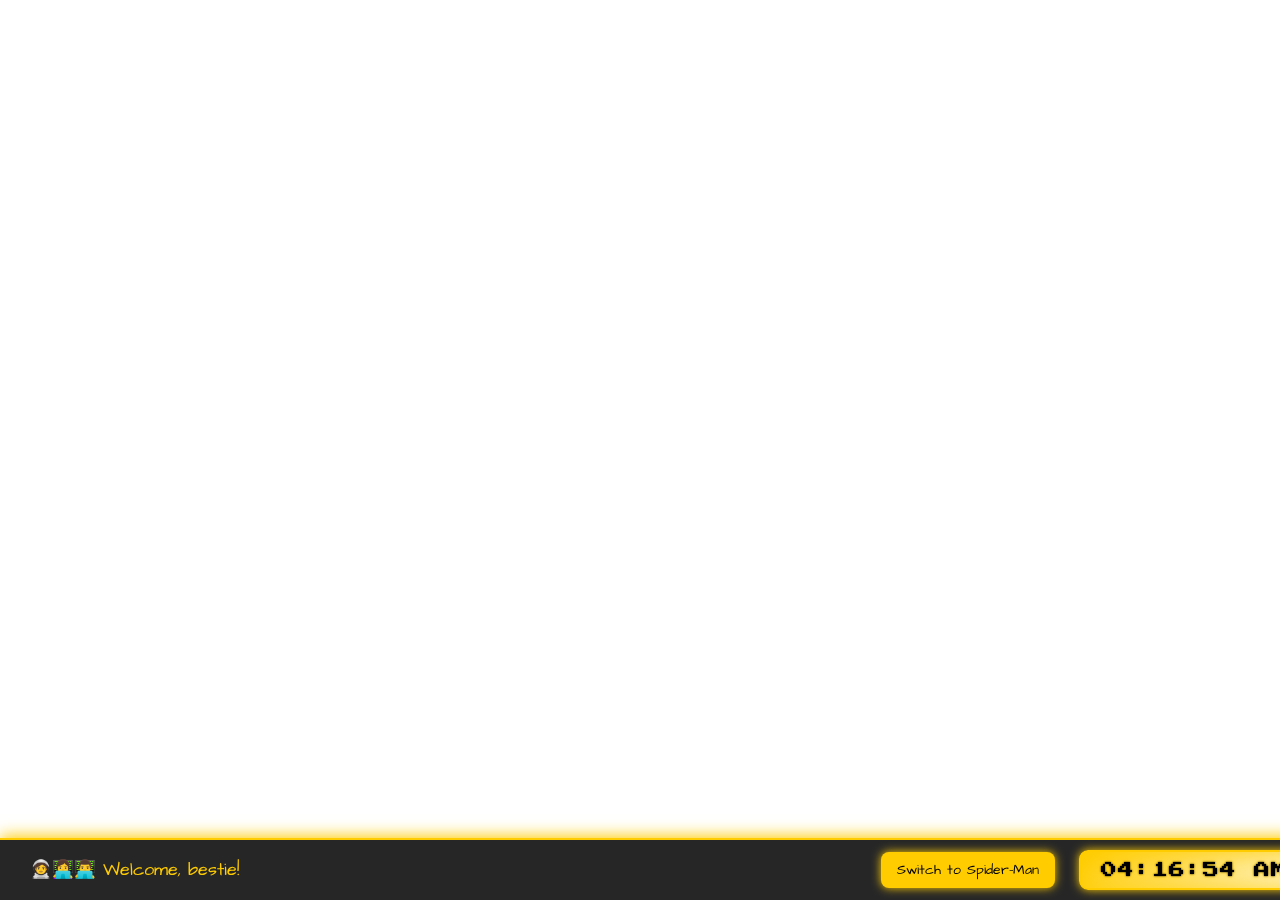
<file: desktop.html>
<!DOCTYPE html>
<html lang="en">
<head>
  <meta charset="UTF-8">
  <title>BestieOS - Desktop</title>

  <!-- Google Fonts -->
  <link href="https://fonts.googleapis.com/css2?family=Press+Start+2P&family=Architects+Daughter&display=swap" rel="stylesheet">
  
  <!-- Desktop CSS -->
  <link rel="stylesheet" href="css/desktop.css">
</head>
<body>
  <!-- Video Background -->
  <video id="bg-video" autoplay muted loop playsinline></video>

  <!-- Taskbar -->
  <div class="taskbar">
    <div class="left">
      <span id="user-name">Welcome</span>
    </div>
    <div class="right">
      <button id="themeToggle">Switch to Spider-Man</button>
      <span id="clock"></span>
    </div>
  </div>

  <!-- Desktop Icons -->
  <div class="desktop-icons" id="icons-container">
    <!-- Icons will be added in next step -->
  </div>

  <!-- JS -->
  <script src="js/desktop.js"></script>
</body>
</html>
</file>
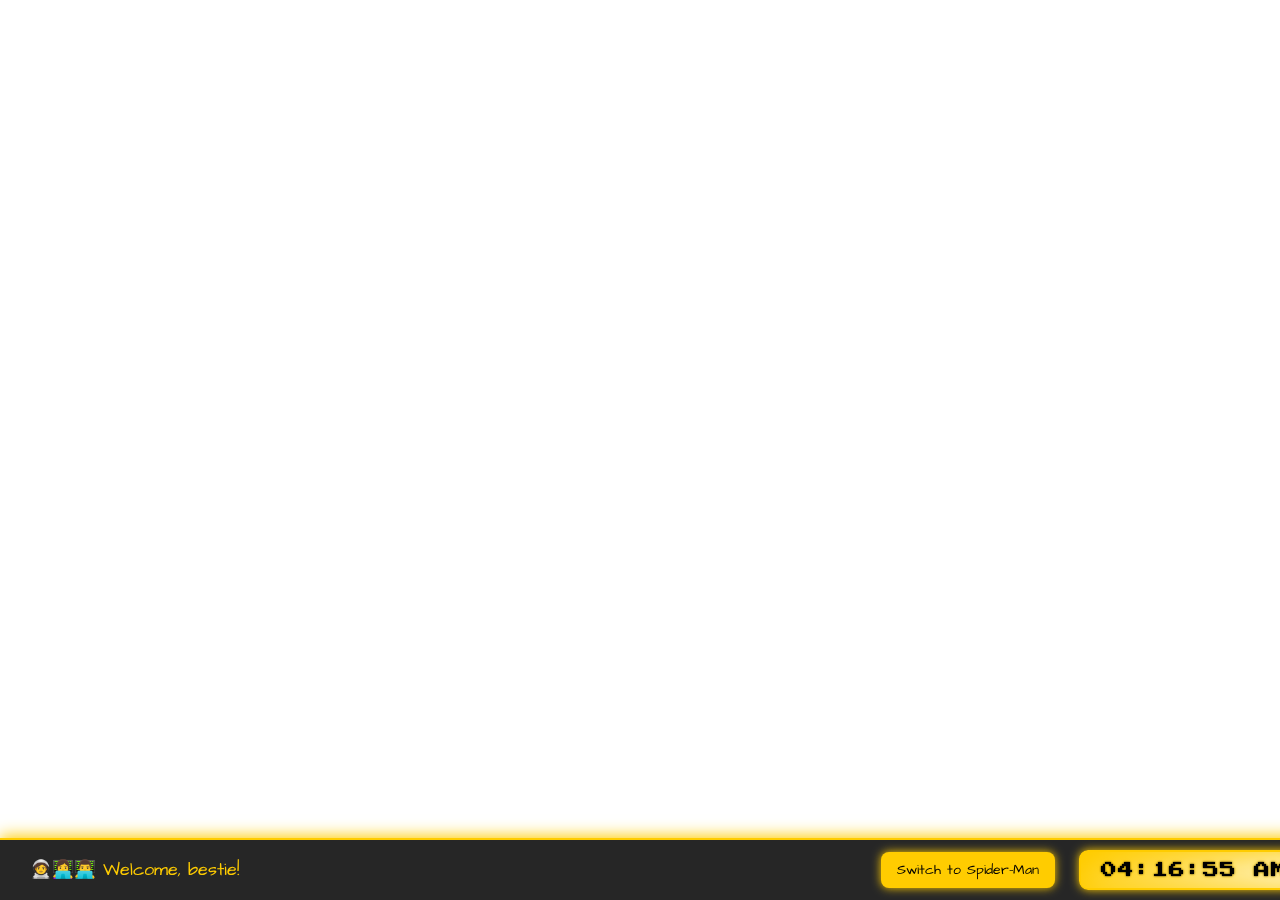
<file: apps/commitlog.html>
<!DOCTYPE html>
<html lang="en">
<head>
  <meta charset="UTF-8">
  <title>CommitLog - BestieOS</title>
  <style>
    body {
      background: linear-gradient(145deg, #111, #1c1c1c);
      color: #fff;
      font-family: 'Architects Daughter', cursive;
      margin: 0;
      padding: 20px;
      display: flex;
      flex-direction: column;
      align-items: center;
      justify-content: center;
      height: 100vh;
      text-align: center;
    }

    .contract-box {
      background: #222;
      border: 2px solid #ffcc00;
      border-radius: 12px;
      padding: 30px;
      max-width: 600px;
      box-shadow: 0 0 15px #ffcc00;
    }

    .teddy {
      font-size: 3rem;
      margin-bottom: 15px;
    }

    .contract-text {
      font-size: 1.2rem;
      margin-bottom: 20px;
      line-height: 1.8;
    }

    .buttons {
      display: flex;
      justify-content: center;
      gap: 30px;
    }

    .btn {
      font-family: 'Press Start 2P', monospace;
      font-size: 0.8rem;
      padding: 12px 18px;
      border: none;
      border-radius: 8px;
      cursor: pointer;
      background-color: #ffcc00;
      color: #111;
      transition: transform 0.2s;
    }

    .btn:hover {
      transform: scale(1.1);
    }

    .message {
      font-size: 1.2rem;
      color: #ffcc00;
      display: none;
    }
  </style>

  <link href="https://fonts.googleapis.com/css2?family=Press+Start+2P&family=Architects+Daughter&display=swap" rel="stylesheet">

  <script>
    // 🔒 Strict unlock check
    const clue1 = localStorage.getItem('clue1Unlocked');
    const ready = localStorage.getItem('commitLogReady');
    if (clue1 !== 'true' || ready !== 'true') {
      alert('🔐 This app is still locked.\nSolve the Bat-Terminal treasure hunt and exit to unlock it.');
      window.location.replace('../desktop.html');
    }
  </script>
</head>
<body>

  <div class="contract-box" id="contractBox">
    <div class="teddy">🧸💛</div>
    <div class="contract-text">
      This is our friendship contract 💛<br><br>
      📝 We promise to never hide things from each other.<br>
      🤝 We will always stand by, even in tough times.<br>
      😄 And remember… this friendship is unbreakable! 💛
    </div>
    <div class="buttons">
      <button class="btn" onclick="acceptContract()">Accept 💛</button>
      <button class="btn" disabled style="opacity: 0.3;">Reject ❌ (Not Allowed)</button>
    </div>
  </div>

  <div class="message" id="successMsg">💛 Contract Accepted, Bestie! Redirecting to Desktop for your next clue... 💛</div>

  <script>
    function acceptContract() {
      localStorage.setItem('clue2Unlocked', 'true');
      document.getElementById('contractBox').style.display = 'none';
      const msg = document.getElementById('successMsg');
      msg.style.display = 'block';

      setTimeout(() => {
        window.location.href = '../desktop.html';
      }, 3000); // ⏳ Redirect after 3 seconds
    }
  </script>
</body>
</html>
</file>
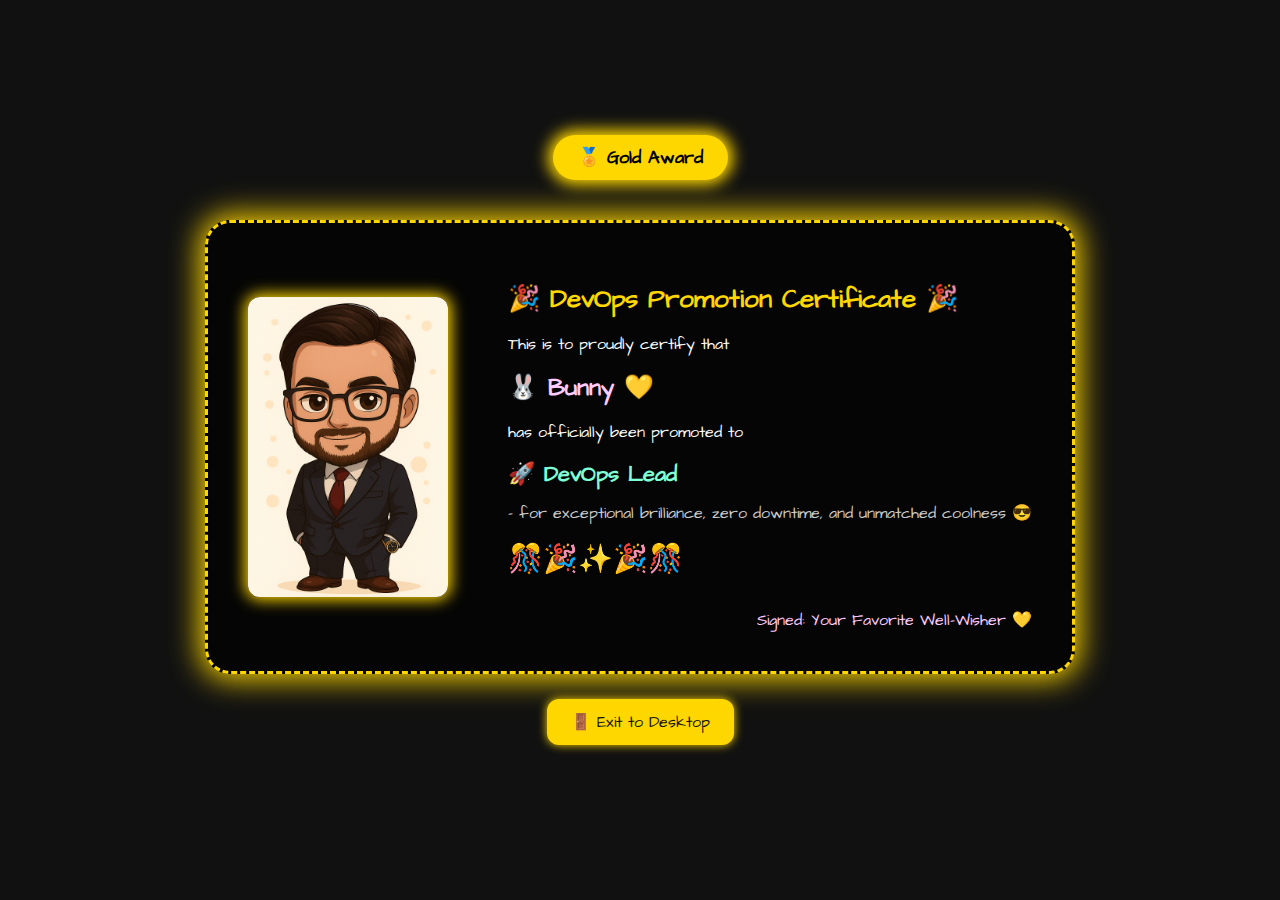
<file: apps/devprofile.html>
<!DOCTYPE html>
<html lang="en">
<head>
  <meta charset="UTF-8" />
  <title>DevProfile - Bunny</title>
  <link rel="stylesheet" href="../css/devprofile.css" />
  <link href="https://fonts.googleapis.com/css2?family=Architects+Daughter&display=swap" rel="stylesheet" />
</head>
<body>
  <!-- 🎖️ Gold Award Ribbon -->
  <div class="ribbon">🏅 Gold Award</div>

  <!-- 🎓 Main Certificate Container -->
  <div class="container">
    <img src="../assets/images/bighead-bunny.png" class="bighead-img" alt="Big Head Character" />

    <div class="certificate">
      <h1>🎉 DevOps Promotion Certificate 🎉</h1>
      <p>This is to proudly certify that</p>
      <h2>🐰 Bunny 💛</h2>
      <p>has officially been promoted to</p>
      <h3>🚀 <span style="color:#7fffd4;">DevOps Lead</span></h3>
      <p class="small">- for exceptional brilliance, zero downtime, and unmatched coolness 😎</p>
      <div class="confetti">🎊🎉✨🎉🎊</div>
      <div class="signature">Signed: Your Favorite Well-Wisher 💛</div>
    </div>
  </div>

  <!-- 🚪 Exit to Desktop Button Below -->
  <div class="exit-wrapper">
    <button class="exit-btn" onclick="window.location.href='../desktop.html'">🚪 Exit to Desktop</button>
  </div>
</body>
</html>
</file>
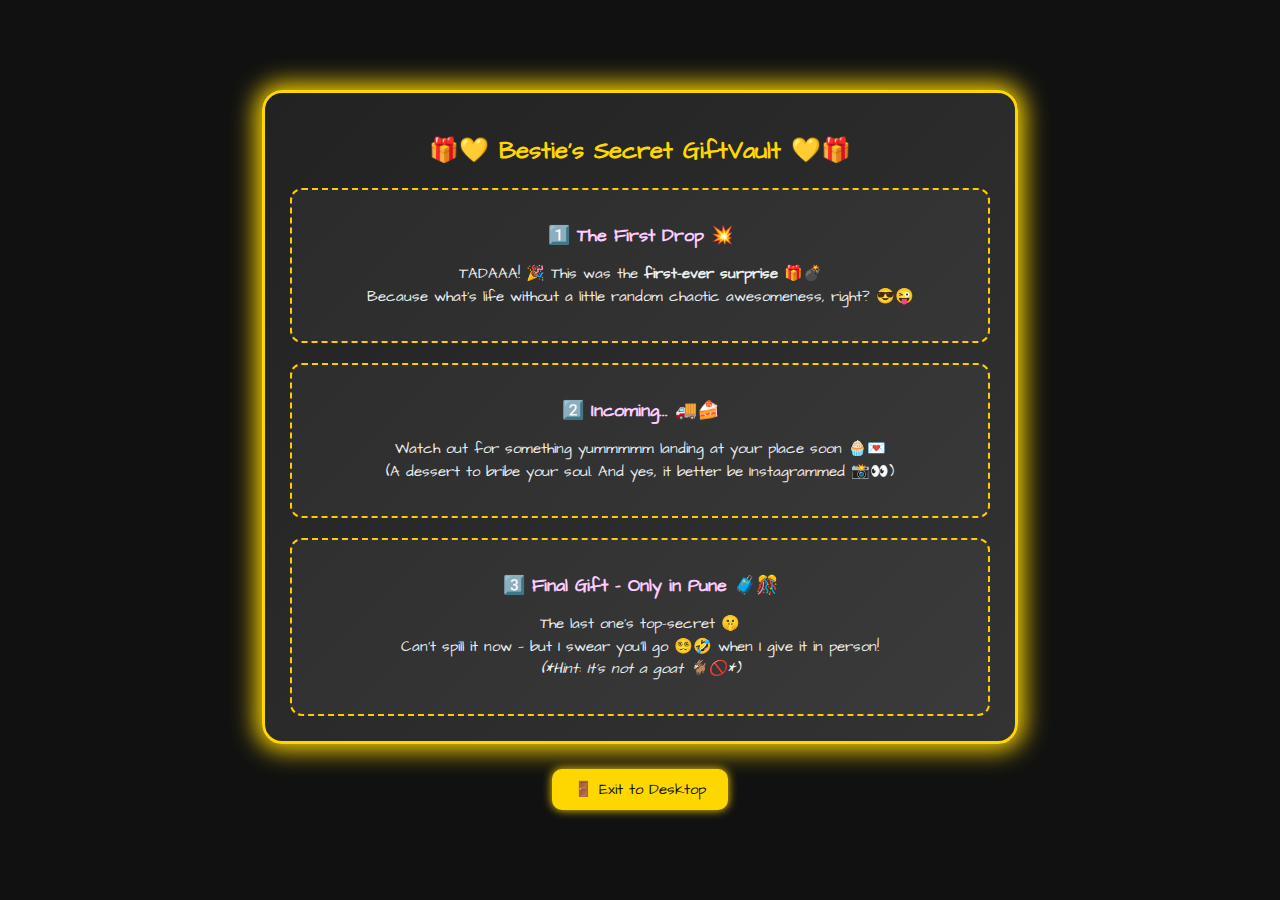
<file: apps/giftvault.html>
<!DOCTYPE html>
<html lang="en">
<head>
  <meta charset="UTF-8" />
  <title>GiftVault 💛</title>
  <link rel="stylesheet" href="../css/giftvault.css" />
  <link href="https://fonts.googleapis.com/css2?family=Architects+Daughter&display=swap" rel="stylesheet" />
</head>
<body>
  <div class="vault-container">
    <div class="scroll-box">
      <h1 class="bouncy-text">🎁💛 Bestie’s Secret GiftVault 💛🎁</h1>

      <div class="gift-entry">
        <h2>1️⃣ The First Drop 💥</h2>
        <p>
          TADAAA! 🎉 This was the <b>first-ever surprise</b> 🎁💣 <br/>
          Because what’s life without a little random chaotic awesomeness, right? 😎😜
        </p>
      </div>

      <div class="gift-entry">
        <h2>2️⃣ Incoming... 🚚🍰</h2>
        <p>
          Watch out for something yummmmm landing at your place soon 🧁💌 <br/>
          (A dessert to bribe your soul. And yes, it better be Instagrammed 📸👀)
        </p>
      </div>

      <div class="gift-entry">
        <h2>3️⃣ Final Gift – Only in Pune 🧳🎊</h2>
        <p>
          The last one’s top-secret 🤫 <br/>
          Can’t spill it now — but I swear you’ll go 😵‍💫🤣 when I give it in person! <br/>
          <i>(*Hint: It’s not a goat 🐐🚫*)</i>
        </p>
      </div>
    </div>

    <div class="exit-wrapper">
      <button class="exit-btn" onclick="window.location.href='../desktop.html'">🚪 Exit to Desktop</button>
    </div>
  </div>
</body>
</html>
</file>
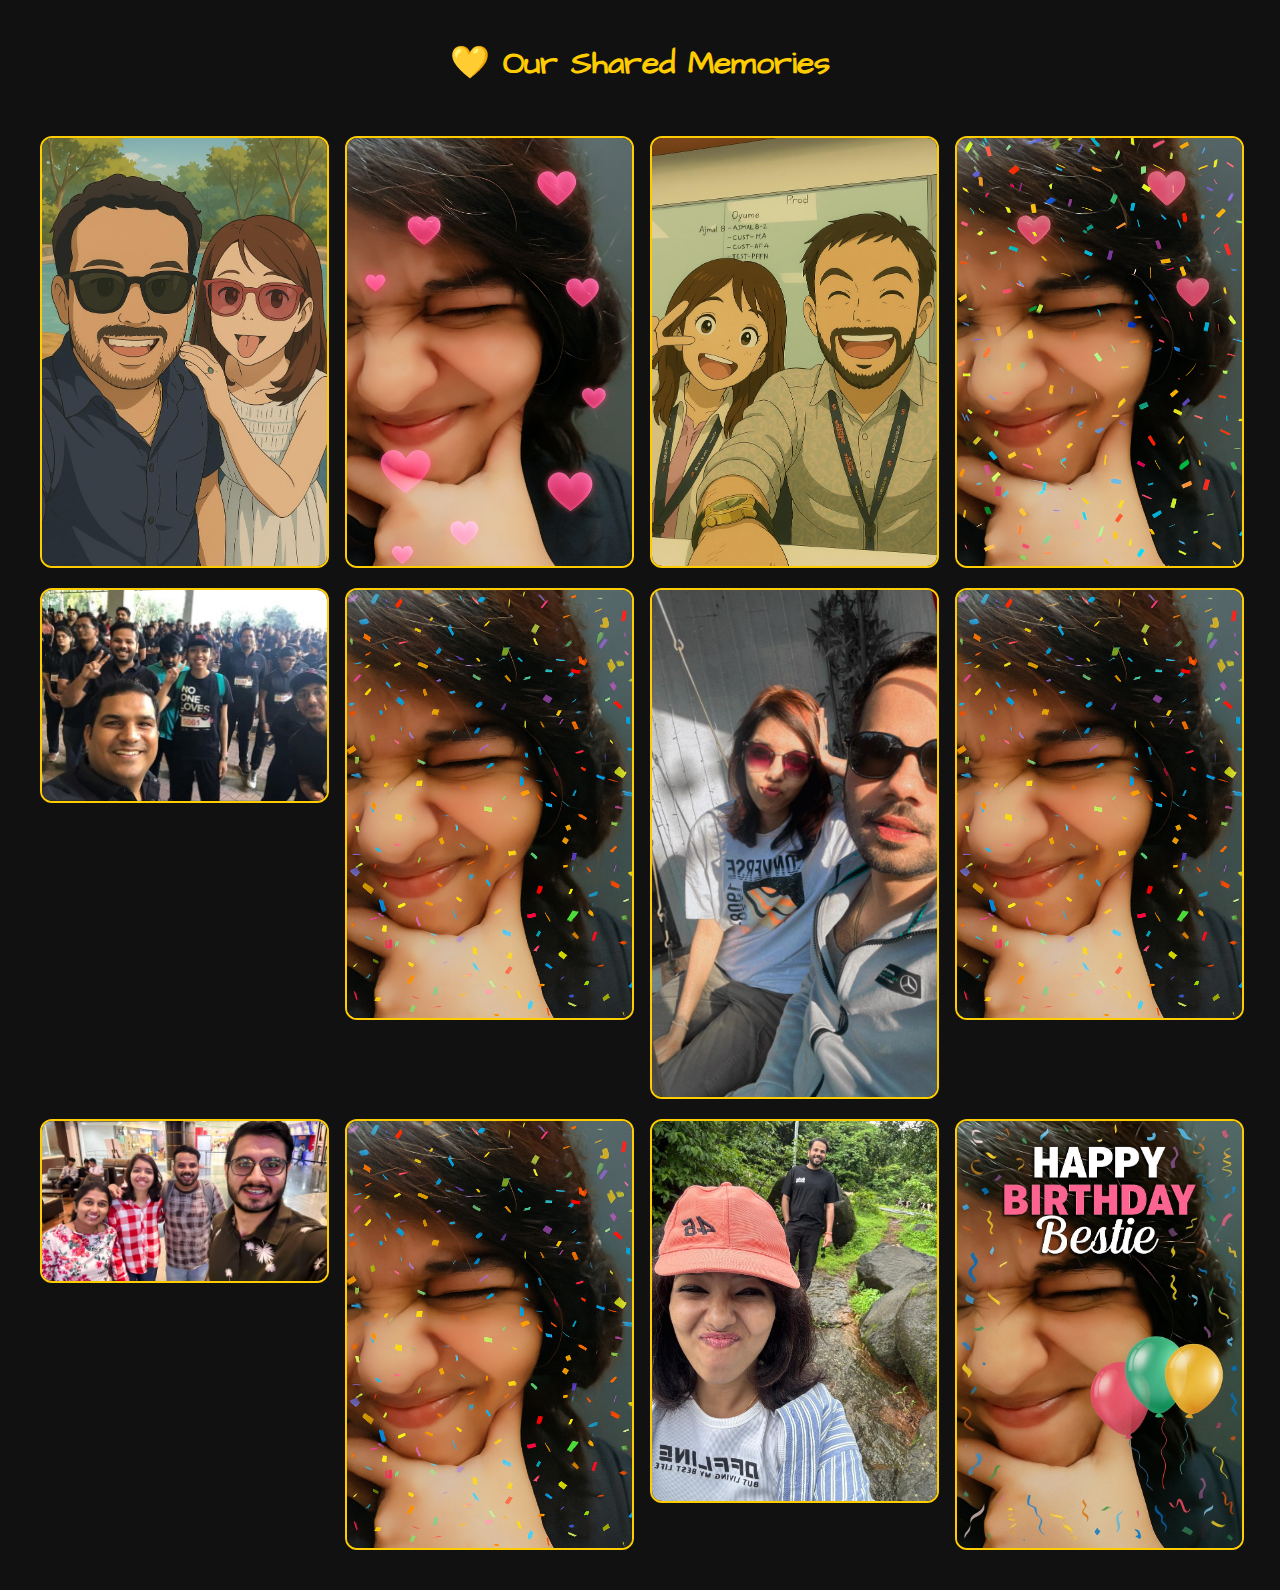
<file: apps/library.html>
<!DOCTYPE html>
<html lang="en">
<head>
  <meta charset="UTF-8" />
  <title>Library - BestieOS</title>
  <link href="https://fonts.googleapis.com/css2?family=Architects+Daughter&display=swap" rel="stylesheet" />
  <style>
    body {
      background-color: #111;
      font-family: 'Architects Daughter', cursive;
      color: #fff;
      margin: 0;
      padding: 20px;
      text-align: center;
    }

    h1 {
      color: #ffcc00;
      margin-bottom: 30px;
    }

    .gallery {
      display: grid;
      grid-template-columns: repeat(auto-fill, minmax(250px, 1fr));
      gap: 20px;
      padding: 20px;
    }

    .gallery img,
    .gallery video {
      width: 100%;
      border-radius: 12px;
      border: 2px solid #ffcc00;
      object-fit: cover;
    }

    video {
      max-height: 240px;
    }
  </style>
</head>
<body>
  <h1>💛 Our Shared Memories</h1>
  <div class="gallery" id="gallery"></div>

  <script>
    window.onload = function () {
      const gallery = document.getElementById("gallery");
      const supportedExtensions = ['jpg', 'jpeg', 'png', 'mp4'];

      fetch("../assets/media/")
        .then(response => response.text())
        .then(text => {
          const parser = new DOMParser();
          const htmlDoc = parser.parseFromString(text, "text/html");
          const links = Array.from(htmlDoc.querySelectorAll("a"));

          const mediaLinks = links
            .map(a => a.getAttribute("href"))
            .filter(href => supportedExtensions.some(ext => href.toLowerCase().endsWith("." + ext)));

          if (mediaLinks.length === 0) {
            gallery.innerHTML = `<p style="color: white;">No media found in assets/media/ folder 😢</p>`;
            return;
          }

          mediaLinks.forEach(link => {
            const fullPath = `../assets/media/${link}`;
            const ext = link.split('.').pop().toLowerCase();

            let element;
            if (['jpg', 'jpeg', 'png'].includes(ext)) {
              element = document.createElement("img");
              element.src = fullPath;
            } else if (ext === "mp4") {
              element = document.createElement("video");
              element.src = fullPath;
              element.controls = true;
            }

            if (element) {
              element.className = "media-item";
              gallery.appendChild(element);
            }
          });
        })
        .catch(err => {
          console.error("Error loading media:", err);
          gallery.innerHTML = `<p style="color: red;">Error loading media folder!</p>`;
        });
    };
  </script>
</body>
</html>
</file>
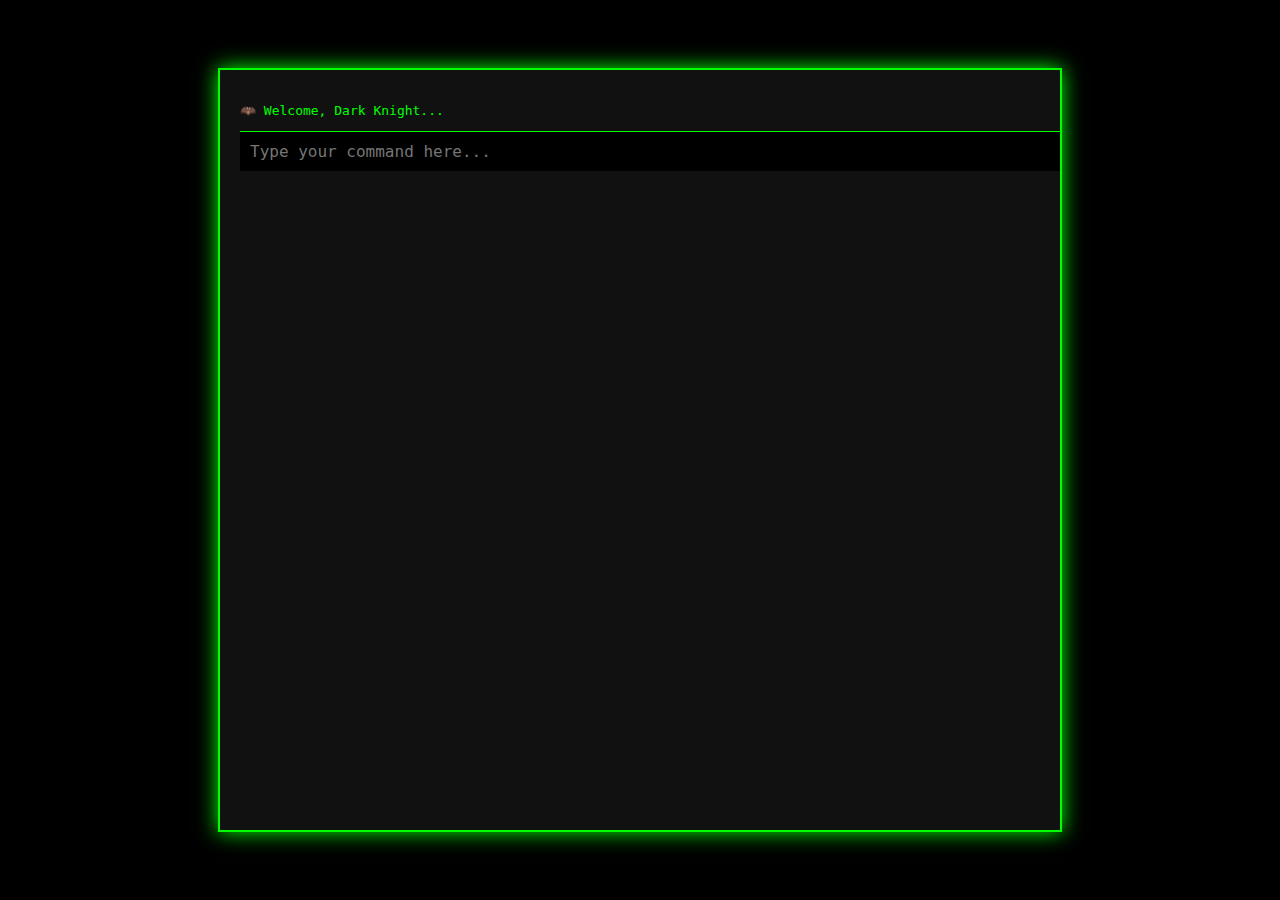
<file: apps/terminal.html>
<!DOCTYPE html>
<html lang="en">
<head>
  <meta charset="UTF-8" />
  <title>Bat-Terminal</title>
  <link rel="stylesheet" href="../css/terminal.css" />
</head>
<body>
  <div id="terminal">
    <pre id="output">🦇 Welcome, Dark Knight...</pre>
    <input type="text" id="commandInput" placeholder="Type your command here..." autofocus />
  </div>

  <script src="../js/terminal.js"></script>
</body>
</html>
</file>
<file: css/desktop.css>
:root {
    --primary-color: #f44336;
    --accent-color: #ffcc00;
    --font-tech: 'Press Start 2P', monospace;
    --font-hand: 'Architects Daughter', cursive;
  }
  
  body {
    margin: 0;
    padding: 0;
    background-size: cover;
    background-position: center;
    height: 100vh;
    font-family: var(--font-tech);
    color: white;
    overflow: hidden;
  }
  
  /* Background video layer */
  video#bg-video {
    position: fixed;
    top: 0;
    left: 0;
    object-fit: cover;
    width: 100%;
    height: 100%;
    z-index: -1;
    filter: brightness(0.7);
  }
  
  /* Theme overrides */
  .batman-theme {
    --primary-color: #f1c40f;
    --accent-color: #f1c40f;
  }
  
  .spiderman-theme {
    --primary-color: #e60012;
    --accent-color: #0abde3;
  }
  
  /* Taskbar container */
  .taskbar {
    position: fixed;
    bottom: 0;
    width: 100%;
    height: 60px;
    padding: 0 30px;
    background: rgba(0, 0, 0, 0.85);
    backdrop-filter: blur(8px);
    display: flex;
    justify-content: space-between;
    align-items: center;
    z-index: 10;
    border-top: 2px solid var(--accent-color);
    box-shadow: 0 -2px 15px var(--accent-color);
  }
  
  /* Taskbar sections */
  .taskbar .left,
  .taskbar .right {
    display: flex;
    align-items: center;
    gap: 24px;
  }
  
  /* Welcome message */
  #user-name {
    font-family: var(--font-hand);
    font-size: 1.1rem;
    color: var(--accent-color);
    display: flex;
    align-items: center;
  }
  #user-name::before {
    content: "🧑‍🚀 ";
  }
  
  /* Theme switch button */
  #themeToggle {
    font-family: var(--font-hand);
    font-size: 0.9rem;
    color: #000;
    background-color: var(--accent-color);
    border: none;
    border-radius: 8px;
    padding: 8px 16px;
    cursor: pointer;
    box-shadow: 0 0 10px var(--accent-color);
    transition: all 0.3s ease;
  }
  #themeToggle:hover {
    background-color: #000;
    color: var(--accent-color);
    border: 1px solid var(--accent-color);
  }
  
  /* Fancy animated clock */
  #clock {
    font-family: var(--font-tech);
    font-size: 1rem;
    color: #000;
    background: linear-gradient(145deg, var(--accent-color), #fff);
    padding: 10px 20px;
    border-radius: 9px;
    border: 2px solid var(--accent-color);
    box-shadow:
      0 0 10px var(--accent-color),
      0 0 30px var(--accent-color) inset;
    text-shadow:
      0 0 2px #000,
      0 0 4px var(--accent-color);
    animation: glowClock 2s infinite alternate ease-in-out;
    letter-spacing: 1px;
    white-space: nowrap;
    min-width: 1px;
    text-align: center;
  }
  
  /* Clock breathing animation */
  @keyframes glowClock {
    0% {
      box-shadow:
        0 0 10px var(--accent-color),
        0 0 20px var(--accent-color) inset;
      transform: scale(1);
    }
    100% {
      box-shadow:
        0 0 20px var(--accent-color),
        0 0 40px var(--accent-color) inset;
      transform: scale(1.03);
    }
  }
  
  /* Desktop icon grid */
  .desktop-icons {
    display: grid;
    grid-template-columns: repeat(auto-fill, minmax(100px, 1fr));
    grid-gap: 20px;
    padding: 40px;
    padding-bottom: 80px;
    z-index: 2;
    position: relative;
  }
  
  /* Icon tile design */
  .icon {
    text-align: center;
    font-size: 14px;
    background-color: rgba(0, 0, 0, 0.4);
    border: 1px solid var(--accent-color);
    border-radius: 10px;
    padding: 10px;
    cursor: pointer;
    font-family: var(--font-hand);
    color: var(--accent-color);
    transition: transform 0.2s ease, background-color 0.3s ease;
    backdrop-filter: blur(4px);
  }
  .icon:hover {
    transform: scale(1.1);
    background-color: rgba(255, 255, 255, 0.1);
    box-shadow: 0 0 12px var(--accent-color);
  }
</file>
<file: css/devprofile.css>
body {
  background-color: #111;
  font-family: 'Architects Daughter', cursive;
  color: #fff;
  margin: 0;
  padding: 0;
  display: flex;
  flex-direction: column;
  justify-content: center;
  align-items: center;
  height: 100vh;
  overflow: hidden;
}

/* Certificate Container */
.container {
  display: flex;
  flex-direction: row;
  justify-content: space-between;
  align-items: center;
  gap: 40px;
  max-width: 1100px;
  padding: 40px;
  background: rgba(0, 0, 0, 0.7);
  border: 3px dashed gold;
  border-radius: 25px;
  box-shadow: 0 0 30px 5px gold;
  position: relative;
}

.bighead-img {
  max-width: 200px;
  width: 100%;
  height: auto;
  border-radius: 12px;
  box-shadow: 0 0 15px 3px gold;
  animation: float 2s ease-in-out infinite;
  transition: transform 0.3s ease;
}

.bighead-img:hover {
  transform: scale(1.05);
}

@keyframes float {
  0%   { transform: translateY(0); }
  50%  { transform: translateY(-10px); }
  100% { transform: translateY(0); }
}

.certificate {
  text-align: left;
  max-width: 600px;
  margin-left: 20px;
}

.certificate h1 {
  color: gold;
  font-size: 26px;
  margin-bottom: 15px;
}

.certificate h2 {
  font-size: 24px;
  margin: 10px 0;
  color: #ffccff;
}

.certificate h3 {
  font-size: 22px;
  color: #7fffd4;
  margin: 10px 0;
}

.small {
  font-size: 16px;
  margin-top: 12px;
  color: #ccc;
}

.confetti {
  font-size: 28px;
  margin-top: 15px;
  animation: confettiBounce 1s infinite;
}

@keyframes confettiBounce {
  0%, 100% { transform: scale(1); }
  50%      { transform: scale(1.2); }
}

/* Gold Ribbon */
.ribbon {
  position: relative;
  top: -20px;
  background-color: gold;
  color: black;
  font-weight: bold;
  padding: 10px 25px;
  border-radius: 50px;
  box-shadow: 0 0 15px 5px gold;
  font-size: 18px;
  margin-bottom: 20px;
}

/* Signature */
.signature {
  text-align: right;
  margin-top: 30px;
  font-size: 16px;
  color: #ffccff;
}

/* Exit to Desktop Button */
.exit-wrapper {
  margin-top: 25px;
  text-align: center;
}

.exit-btn {
  padding: 12px 24px;
  font-family: 'Architects Daughter', cursive;
  font-size: 16px;
  background-color: gold;
  color: #111;
  border: none;
  border-radius: 12px;
  box-shadow: 0 0 10px gold;
  cursor: pointer;
  transition: all 0.3s ease;
}

.exit-btn:hover {
  background-color: #ffd700;
  transform: scale(1.05);
}
</file>
<file: css/giftvault.css>
body {
  margin: 0;
  padding: 0;
  font-family: 'Architects Daughter', cursive;
  background-color: #111;
  color: #fff;
  display: flex;
  justify-content: center;
  align-items: center;
  flex-direction: column;
  min-height: 100vh;
  overflow-x: hidden;
}

.vault-container {
  display: flex;
  flex-direction: column;
  align-items: center;
  width: 90%;
  max-width: 700px;
  padding: 20px;
}

.scroll-box {
  background: linear-gradient(135deg, #222, #333);
  border: 3px solid gold;
  border-radius: 20px;
  padding: 25px;
  box-shadow: 0 0 25px 6px gold;
  text-align: center;
  width: 100%;
}

.bouncy-text {
  font-size: 24px;
  color: gold;
  animation: bounce 1.2s infinite;
}

@keyframes bounce {
  0%, 100% { transform: scale(1); }
  50% { transform: scale(1.05); }
}

.gift-entry {
  margin-top: 20px;
  background: rgba(255, 255, 255, 0.04);
  padding: 18px;
  border-radius: 12px;
  border: 2px dashed #ffcc00;
}

.gift-entry h2 {
  color: #ffccff;
  font-size: 18px;
  margin-bottom: 8px;
}

.gift-entry p {
  color: #eee;
  font-size: 15px;
  line-height: 1.5;
}

/* Exit Button */
.exit-wrapper {
  margin-top: 25px;
  text-align: center;
}

.exit-btn {
  padding: 10px 22px;
  font-family: 'Architects Daughter', cursive;
  font-size: 15px;
  background-color: gold;
  color: #111;
  border: none;
  border-radius: 10px;
  box-shadow: 0 0 10px gold;
  cursor: pointer;
  transition: all 0.3s ease;
}

.exit-btn:hover {
  background-color: #ffd700;
  transform: scale(1.05);
}
</file>
<file: css/terminal.css>
body {
    margin: 0;
    background-color: #000;
    color: #00ff00;
    font-family: monospace;
    display: flex;
    justify-content: center;
    align-items: center;
    height: 100vh;
  }
  
  #terminal {
    background-color: #111;
    padding: 20px;
    border: 2px solid #0f0;
    width: 90%;
    max-width: 800px;
    height: 80vh;
    overflow-y: auto;
    box-shadow: 0 0 20px #0f0;
  }
  
  pre {
    white-space: pre-wrap;
    word-wrap: break-word;
  }
  
  #commandInput {
    width: 100%;
    padding: 10px;
    background: #000;
    color: #00ff00;
    border: none;
    border-top: 1px solid #00ff00;
    font-size: 16px;
    font-family: monospace;
    outline: none;
  }
</file>
